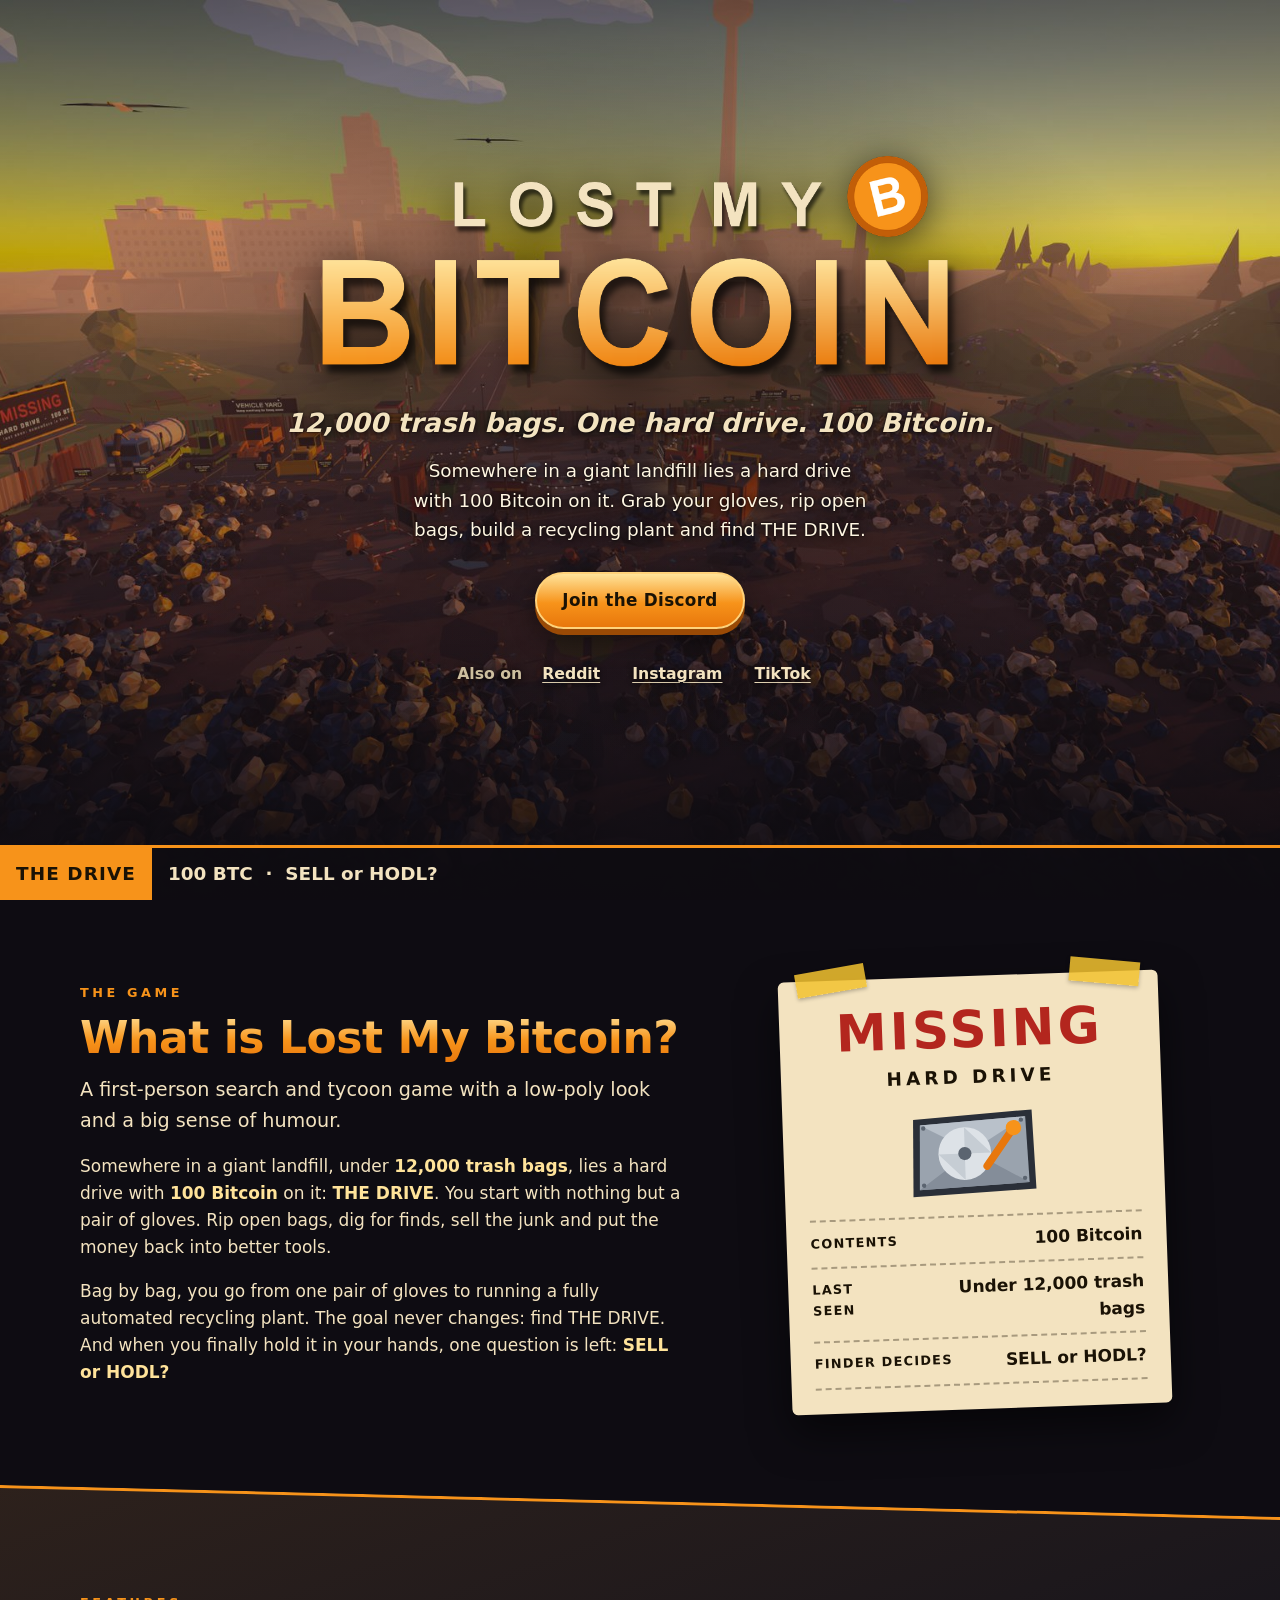
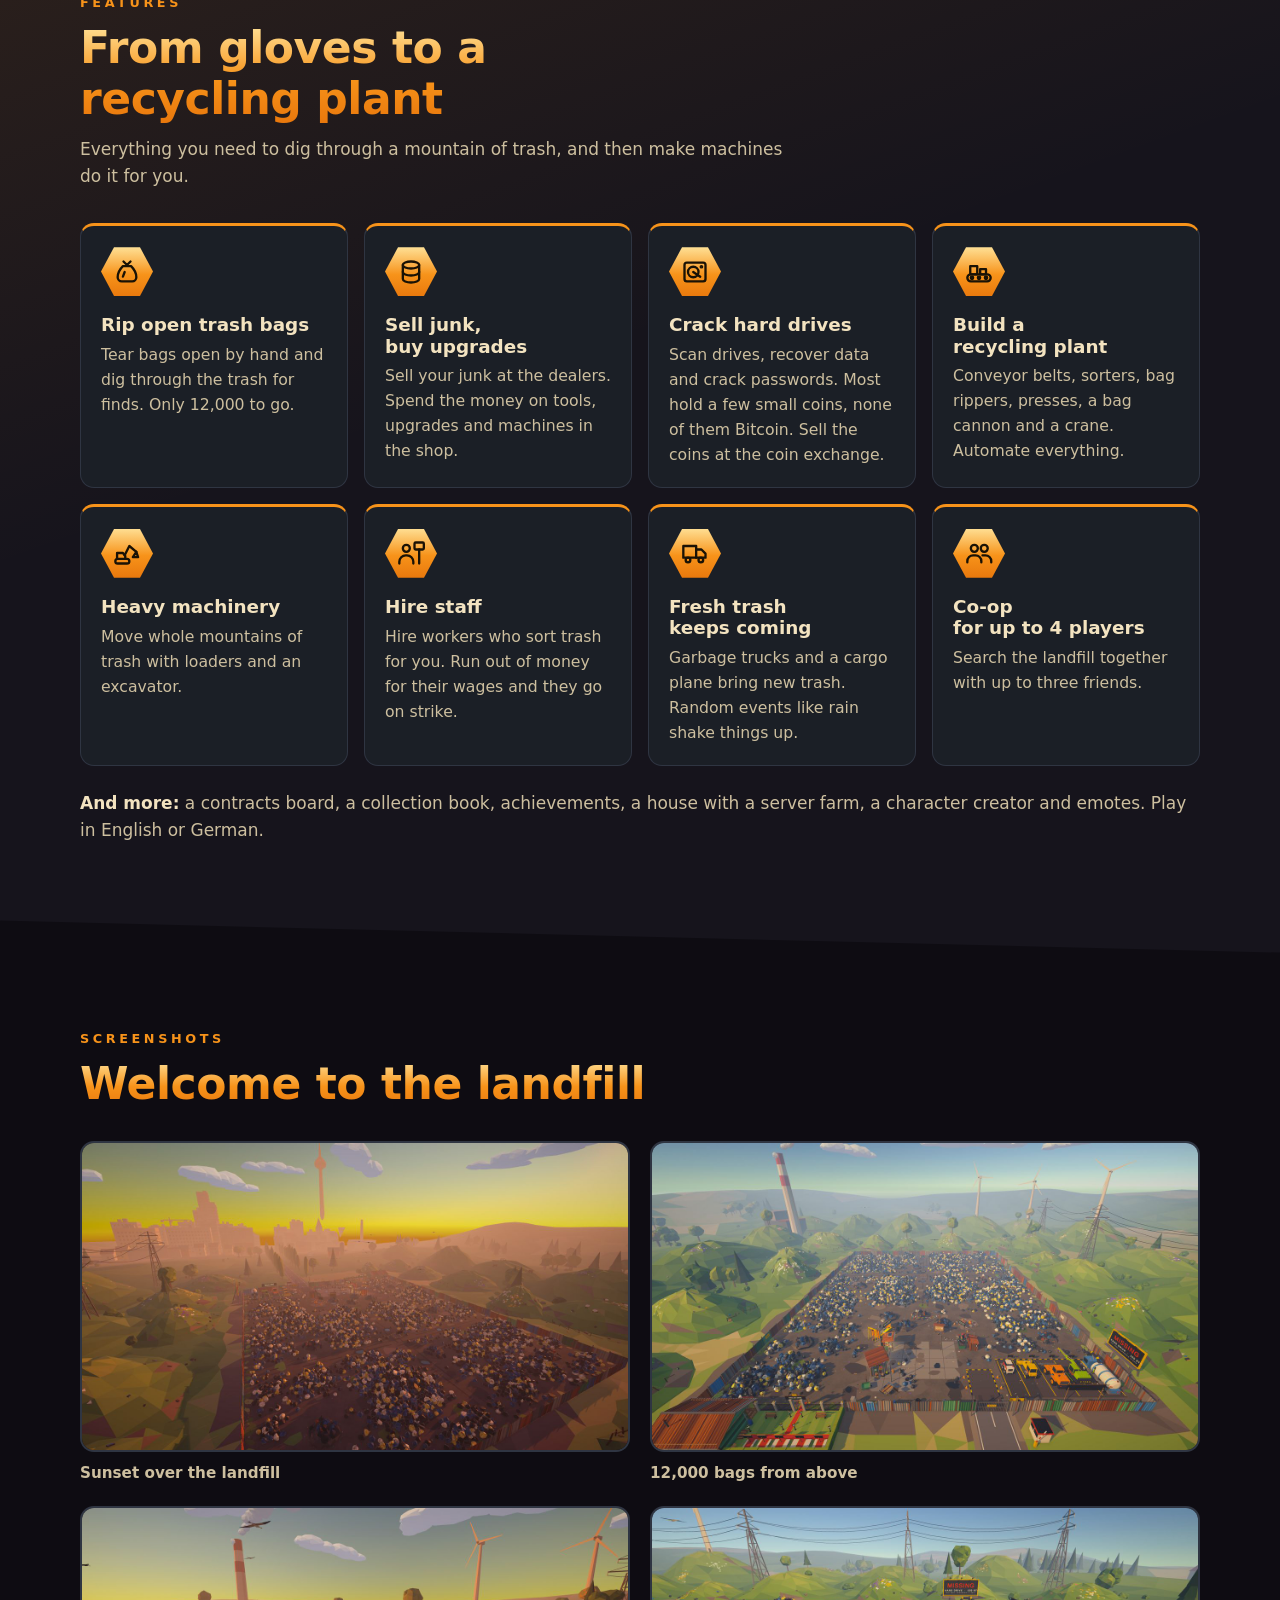
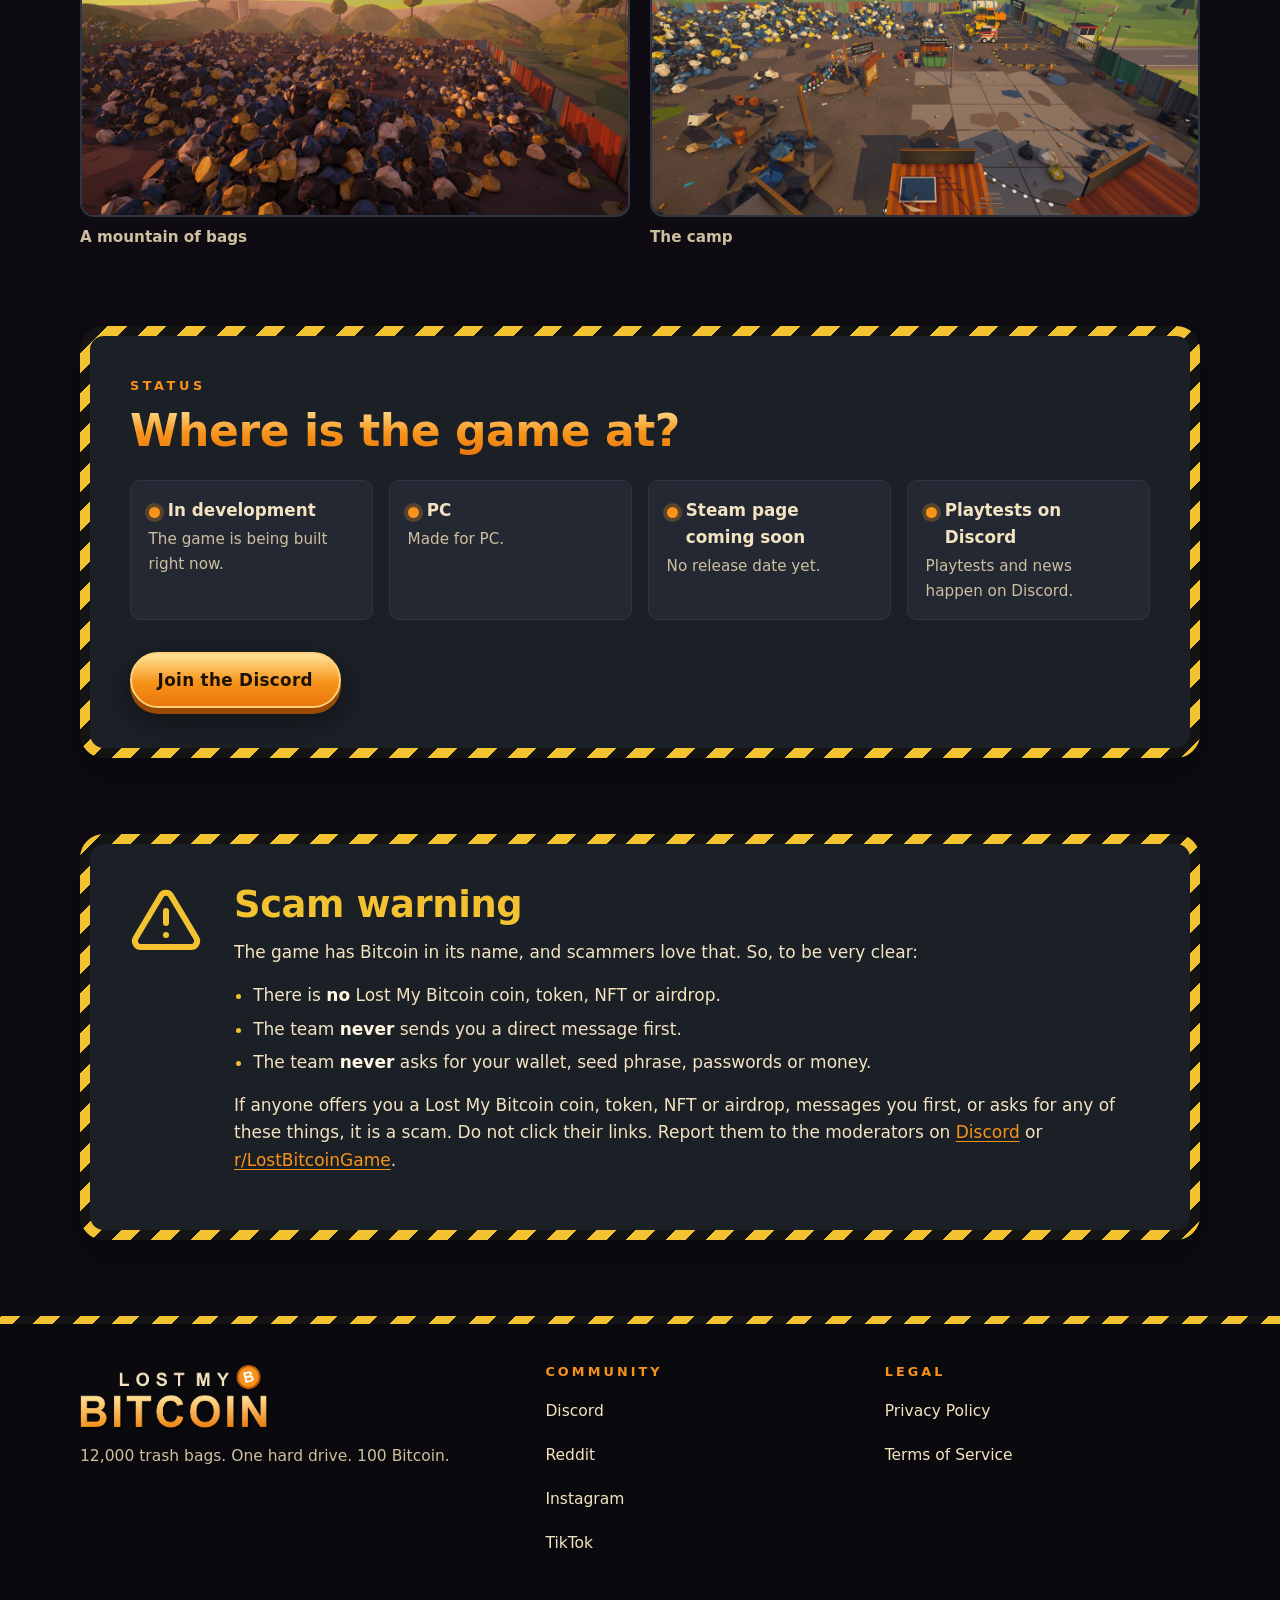
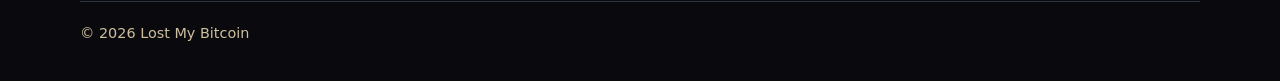
<file: index.html>
<!doctype html>
<html lang="en">
<head>
  <meta charset="utf-8">
  <meta name="viewport" content="width=device-width, initial-scale=1">
  <title>Lost My Bitcoin – 12,000 trash bags. One hard drive. 100 Bitcoin.</title>
  <meta name="description" content="Lost My Bitcoin is a first-person search and tycoon game. A hard drive with 100 Bitcoin lies somewhere in a landfill of 12,000 trash bags. Start with gloves, build a recycling plant, find THE DRIVE.">
  <link rel="canonical" href="https://twiceplaysiarne.github.io/lostmybitcoin/">
  <meta name="theme-color" content="#0e0c12">
  <meta name="color-scheme" content="dark">

  <meta property="og:type" content="website">
  <meta property="og:site_name" content="Lost My Bitcoin">
  <meta property="og:locale" content="en_US">
  <meta property="og:url" content="https://twiceplaysiarne.github.io/lostmybitcoin/">
  <meta property="og:title" content="Lost My Bitcoin">
  <meta property="og:description" content="12,000 trash bags. One hard drive. 100 Bitcoin. A first-person search and tycoon game, in development for PC.">
  <meta property="og:image" content="https://twiceplaysiarne.github.io/lostmybitcoin/assets/og.jpg">
  <meta property="og:image:width" content="1200">
  <meta property="og:image:height" content="630">
  <meta property="og:image:alt" content="The Lost My Bitcoin logo over a landfill full of trash bags at sunset">
  <meta name="twitter:card" content="summary_large_image">
  <meta name="twitter:title" content="Lost My Bitcoin">
  <meta name="twitter:description" content="12,000 trash bags. One hard drive. 100 Bitcoin. A first-person search and tycoon game, in development for PC.">
  <meta name="twitter:image" content="https://twiceplaysiarne.github.io/lostmybitcoin/assets/og.jpg">
  <meta name="twitter:image:alt" content="The Lost My Bitcoin logo over a landfill full of trash bags at sunset">

  <link rel="icon" type="image/png" sizes="32x32" href="assets/favicon-32.png">
  <link rel="icon" type="image/png" sizes="512x512" href="assets/icon-512.png">
  <link rel="apple-touch-icon" sizes="180x180" href="assets/apple-touch-icon.png">
  <link rel="preload" as="image" href="assets/hero.jpg">
  <link rel="stylesheet" href="style.css">
</head>
<body>
  <a class="skip" href="#main">Skip to content</a>

  <header class="hero">
    <div class="wrap hero-inner">
      <h1><img src="assets/logo.png" width="1022" height="360" alt="Lost My Bitcoin"></h1>
      <p class="tagline">12,000 trash bags. <span class="nowrap">One hard drive.</span> <span class="nowrap">100 Bitcoin.</span></p>
      <p class="pitch">Somewhere in a giant landfill lies a hard drive with 100&nbsp;Bitcoin on it. Grab your gloves, rip open bags, build a recycling plant and find THE DRIVE.</p>
      <a class="btn" href="https://discord.gg/CkHR3QNAt3">Join the Discord</a>
      <ul class="socials" aria-label="Lost My Bitcoin on social media">
        <li class="socials-label" aria-hidden="true">Also on</li>
        <li><a href="https://www.reddit.com/r/LostBitcoinGame/">Reddit</a></li>
        <li><a href="https://www.instagram.com/lost_my_bitcoin/">Instagram</a></li>
        <li><a href="https://www.tiktok.com/@lost_my_bitcoin">TikTok</a></li>
      </ul>
    </div>
    <p class="ticker"><span class="ticker-label">THE DRIVE<span class="visually-hidden">: </span></span><span class="ticker-text">100 BTC &nbsp;·&nbsp; SELL or HODL?</span></p>
  </header>

  <main id="main">
    <section class="section" aria-labelledby="about-title">
      <div class="wrap about">
        <div>
          <p class="eyebrow">The game</p>
          <h2 id="about-title" class="gold-text">What is Lost My Bitcoin?</h2>
          <p class="lead">A first-person search and tycoon game with a low-poly look and a big sense of humour.</p>
          <p>Somewhere in a giant landfill, under <strong>12,000 trash bags</strong>, lies a hard drive with <strong>100 Bitcoin</strong> on it: <strong>THE DRIVE</strong>. You start with nothing but a pair of gloves. Rip open bags, dig for finds, sell the junk and put the money back into better tools.</p>
          <p>Bag by bag, you go from one pair of gloves to running a fully automated recycling plant. The goal never changes: find THE DRIVE. And when you finally hold it in your hands, one question is left: <strong>SELL or HODL?</strong></p>
        </div>

        <aside class="poster" aria-label="Missing poster for THE DRIVE">
          <p class="poster-title">MISSING</p>
          <p class="poster-item">Hard drive</p>
          <svg class="poster-drive" viewBox="0 0 120 84" aria-hidden="true" focusable="false">
            <polygon points="6,10 114,4 116,76 4,80" fill="#2a2f38"/>
            <polygon points="12,15 108,10 110,70 10,74" fill="#9aa3ae"/>
            <polygon points="12,15 108,10 58,40" fill="#b9c1ca"/>
            <polygon points="10,74 110,70 58,40" fill="#848d99"/>
            <circle cx="52" cy="42" r="24" fill="#dde2e7"/>
            <polygon points="52,18 76,42 52,42" fill="#c6cdd4"/>
            <polygon points="28,42 52,66 52,42" fill="#c6cdd4"/>
            <circle cx="52" cy="42" r="6" fill="#5b6470"/>
            <path d="M97 20 L72 54" stroke="#e8770c" stroke-width="7" stroke-linecap="round"/>
            <circle cx="97" cy="20" r="7" fill="#f7931a"/>
            <circle cx="15" cy="18" r="2" fill="#5b6470"/>
            <circle cx="104" cy="13" r="2" fill="#5b6470"/>
            <circle cx="14" cy="70" r="2" fill="#5b6470"/>
            <circle cx="106" cy="66" r="2" fill="#5b6470"/>
          </svg>
          <dl>
            <div><dt>Contents</dt><dd>100 Bitcoin</dd></div>
            <div><dt>Last seen</dt><dd>Under 12,000 trash bags</dd></div>
            <div><dt>Finder decides</dt><dd>SELL or HODL?</dd></div>
          </dl>
        </aside>
      </div>
    </section>

    <section class="section section-alt" aria-labelledby="features-title">
      <div class="wrap">
        <div class="section-head">
          <p class="eyebrow">Features</p>
          <h2 id="features-title" class="gold-text">From gloves to a recycling plant</h2>
          <p class="muted">Everything you need to dig through a mountain of trash, and then make machines do it for you.</p>
        </div>

        <ul class="features">
          <li class="feature">
            <span class="icon" aria-hidden="true"><svg viewBox="0 0 24 24" fill="none" stroke="currentColor" stroke-width="2" stroke-linecap="round" stroke-linejoin="round"><path d="M9 3l3 3 3-3"/><path d="M8.5 7h7c3 3 4.5 6.5 4.5 9.5A3.5 3.5 0 0 1 16.5 20h-9A3.5 3.5 0 0 1 4 16.5C4 13.5 5.5 10 8.5 7z"/><path d="M10 12l-1.5 4"/></svg></span>
            <h3>Rip open trash bags</h3>
            <p>Tear bags open by hand and dig through the trash for finds. Only 12,000 to go.</p>
          </li>
          <li class="feature">
            <span class="icon" aria-hidden="true"><svg viewBox="0 0 24 24" fill="none" stroke="currentColor" stroke-width="2" stroke-linecap="round" stroke-linejoin="round"><ellipse cx="12" cy="6" rx="7" ry="3"/><path d="M5 6v6c0 1.7 3.1 3 7 3s7-1.3 7-3V6"/><path d="M5 12v6c0 1.7 3.1 3 7 3s7-1.3 7-3v-6"/></svg></span>
            <h3>Sell junk, buy upgrades</h3>
            <p>Sell your junk at the dealers. Spend the money on tools, upgrades and machines in the shop.</p>
          </li>
          <li class="feature">
            <span class="icon" aria-hidden="true"><svg viewBox="0 0 24 24" fill="none" stroke="currentColor" stroke-width="2" stroke-linecap="round" stroke-linejoin="round"><rect x="3" y="4" width="18" height="16" rx="2"/><circle cx="10.5" cy="12" r="4.5"/><path d="M10.5 12l6 4"/><circle cx="17.5" cy="7.5" r="0.6" fill="currentColor"/></svg></span>
            <h3>Crack hard drives</h3>
            <p>Scan drives, recover data and crack passwords. Most hold a few small coins, none of them Bitcoin. Sell the coins at the coin exchange.</p>
          </li>
          <li class="feature">
            <span class="icon" aria-hidden="true"><svg viewBox="0 0 24 24" fill="none" stroke="currentColor" stroke-width="2" stroke-linecap="round" stroke-linejoin="round"><rect x="2" y="14" width="20" height="6" rx="3"/><circle cx="6" cy="17" r="1"/><circle cx="12" cy="17" r="1"/><circle cx="18" cy="17" r="1"/><rect x="4.5" y="7" width="6" height="7"/><rect x="13" y="9.5" width="5" height="4.5"/></svg></span>
            <h3>Build a recycling plant</h3>
            <p>Conveyor belts, sorters, bag rippers, presses, a bag cannon and a crane. Automate everything.</p>
          </li>
          <li class="feature">
            <span class="icon" aria-hidden="true"><svg viewBox="0 0 24 24" fill="none" stroke="currentColor" stroke-width="2" stroke-linecap="round" stroke-linejoin="round"><rect x="2" y="17" width="12" height="4" rx="2"/><path d="M3.5 17v-5h5l2 2.5V17"/><path d="M10 14l4-8 6 5"/><path d="M20 11l1.5 4.5h-4.5z"/></svg></span>
            <h3>Heavy machinery</h3>
            <p>Move whole mountains of trash with loaders and an excavator.</p>
          </li>
          <li class="feature">
            <span class="icon" aria-hidden="true"><svg viewBox="0 0 24 24" fill="none" stroke="currentColor" stroke-width="2" stroke-linecap="round" stroke-linejoin="round"><circle cx="8" cy="8" r="3"/><path d="M2 21v-1.5A5.5 5.5 0 0 1 7.5 14h1a5.5 5.5 0 0 1 5.5 5.5V21"/><path d="M19 9v12"/><rect x="15" y="3" width="8" height="6" rx="1"/></svg></span>
            <h3>Hire staff</h3>
            <p>Hire workers who sort trash for you. Run out of money for their wages and they go on strike.</p>
          </li>
          <li class="feature">
            <span class="icon" aria-hidden="true"><svg viewBox="0 0 24 24" fill="none" stroke="currentColor" stroke-width="2" stroke-linecap="round" stroke-linejoin="round"><path d="M2 6h11v10H2z"/><path d="M13 9h4.5l3.5 3.5V16h-8"/><circle cx="6" cy="18" r="2"/><circle cx="17" cy="18" r="2"/></svg></span>
            <h3>Fresh trash keeps coming</h3>
            <p>Garbage trucks and a cargo plane bring new trash. Random events like rain shake things up.</p>
          </li>
          <li class="feature">
            <span class="icon" aria-hidden="true"><svg viewBox="0 0 24 24" fill="none" stroke="currentColor" stroke-width="2" stroke-linecap="round" stroke-linejoin="round"><circle cx="8" cy="8" r="3"/><circle cx="16.5" cy="8" r="3"/><path d="M2 20v-1a5 5 0 0 1 5-5h2a5 5 0 0 1 5 5v1"/><path d="M15 14h2.5a5 5 0 0 1 5 5v1"/></svg></span>
            <h3>Co-op for <span class="nowrap">up to 4 players</span></h3>
            <p>Search the landfill together with up to three friends.</p>
          </li>
        </ul>

        <p class="extras"><strong>And more:</strong> a contracts board, a collection book, achievements, a house with a server farm, a character creator and emotes. Play in English or German.</p>
      </div>
    </section>

    <section class="section" aria-labelledby="gallery-title">
      <div class="wrap">
        <div class="section-head">
          <p class="eyebrow">Screenshots</p>
          <h2 id="gallery-title" class="gold-text">Welcome to the landfill</h2>
        </div>
        <ul class="gallery">
          <li>
            <figure class="shot">
              <a href="assets/gallery_1.jpg"><img src="assets/gallery_1.jpg" width="1280" height="720" loading="lazy" decoding="async" alt="The landfill at sunset, the town and the TV tower behind it"></a>
              <figcaption>Sunset over the landfill</figcaption>
            </figure>
          </li>
          <li>
            <figure class="shot">
              <a href="assets/gallery_2.jpg"><img src="assets/gallery_2.jpg" width="1280" height="720" loading="lazy" decoding="async" alt="The whole landfill from above: 12,000 trash bags behind a fence, the camp in front"></a>
              <figcaption>12,000 bags from above</figcaption>
            </figure>
          </li>
          <li>
            <figure class="shot">
              <a href="assets/gallery_3.jpg"><img src="assets/gallery_3.jpg" width="1280" height="720" loading="lazy" decoding="async" alt="A mountain of colourful trash bags up close at sunset"></a>
              <figcaption>A mountain of bags</figcaption>
            </figure>
          </li>
          <li>
            <figure class="shot">
              <a href="assets/gallery_4.jpg"><img src="assets/gallery_4.jpg" width="1280" height="720" loading="lazy" decoding="async" alt="The camp with the dealers, the scanner hut and the vehicle yard"></a>
              <figcaption>The camp</figcaption>
            </figure>
          </li>
        </ul>
      </div>
    </section>

    <section class="section section-tight" aria-labelledby="status-title">
      <div class="wrap">
        <div class="hazard-frame">
          <div class="hazard-inner">
            <p class="eyebrow">Status</p>
            <h2 id="status-title" class="gold-text">Where is the game at?</h2>
            <ul class="status-grid">
              <li><strong><span class="dot dot-live" aria-hidden="true"></span>In development</strong><span>The game is being built right now.</span></li>
              <li><strong><span class="dot" aria-hidden="true"></span>PC</strong><span>Made for PC.</span></li>
              <li><strong><span class="dot" aria-hidden="true"></span>Steam page coming soon</strong><span>No release date yet.</span></li>
              <li><strong><span class="dot" aria-hidden="true"></span>Playtests on Discord</strong><span>Playtests and news happen on Discord.</span></li>
            </ul>
            <a class="btn" href="https://discord.gg/CkHR3QNAt3">Join the Discord</a>
          </div>
        </div>
      </div>
    </section>

    <section class="section section-tight" aria-labelledby="scam-title">
      <div class="wrap">
        <div class="hazard-frame">
          <div class="hazard-inner warning">
            <svg class="warning-icon" viewBox="0 0 24 24" fill="none" stroke="currentColor" stroke-width="2" stroke-linecap="round" stroke-linejoin="round" aria-hidden="true" focusable="false"><path d="M10.3 3.9L1.9 18a2 2 0 0 0 1.7 3h16.8a2 2 0 0 0 1.7-3L13.7 3.9a2 2 0 0 0-3.4 0z"/><path d="M12 9v4"/><path d="M12 17h.01"/></svg>
            <div>
              <h2 id="scam-title">Scam warning</h2>
              <p>The game has Bitcoin in its name, and scammers love that. So, to be very clear:</p>
              <ul>
                <li>There is <strong>no</strong> Lost My Bitcoin coin, token, NFT or airdrop.</li>
                <li>The team <strong>never</strong> sends you a direct message first.</li>
                <li>The team <strong>never</strong> asks for your wallet, seed phrase, passwords or money.</li>
              </ul>
              <p>If anyone offers you a Lost My Bitcoin coin, token, NFT or airdrop, messages you first, or asks for any of these things, it is a scam. Do not click their links. Report them to the moderators on <a href="https://discord.gg/CkHR3QNAt3">Discord</a> or <a href="https://www.reddit.com/r/LostBitcoinGame/">r/LostBitcoinGame</a>.</p>
            </div>
          </div>
        </div>
      </div>
    </section>
  </main>

  <footer class="site-footer">
    <div class="wrap">
      <div class="footer-grid">
        <div class="footer-brand">
          <a class="footer-logo" href="index.html"><img src="assets/logo.png" width="1022" height="360" alt="Lost My Bitcoin – home"></a>
          <p class="muted">12,000 trash bags. <span class="nowrap">One hard drive.</span> <span class="nowrap">100 Bitcoin.</span></p>
        </div>
        <nav aria-labelledby="footer-community">
          <h2 id="footer-community">Community</h2>
          <ul>
            <li><a href="https://discord.gg/CkHR3QNAt3">Discord</a></li>
            <li><a href="https://www.reddit.com/r/LostBitcoinGame/">Reddit</a></li>
            <li><a href="https://www.instagram.com/lost_my_bitcoin/">Instagram</a></li>
            <li><a href="https://www.tiktok.com/@lost_my_bitcoin">TikTok</a></li>
          </ul>
        </nav>
        <nav aria-labelledby="footer-legal">
          <h2 id="footer-legal">Legal</h2>
          <ul>
            <li><a href="privacy.html">Privacy Policy</a></li>
            <li><a href="terms.html">Terms of Service</a></li>
          </ul>
        </nav>
      </div>
      <p class="copyright">&copy; 2026 Lost My Bitcoin</p>
    </div>
  </footer>
</body>
</html>
</file>
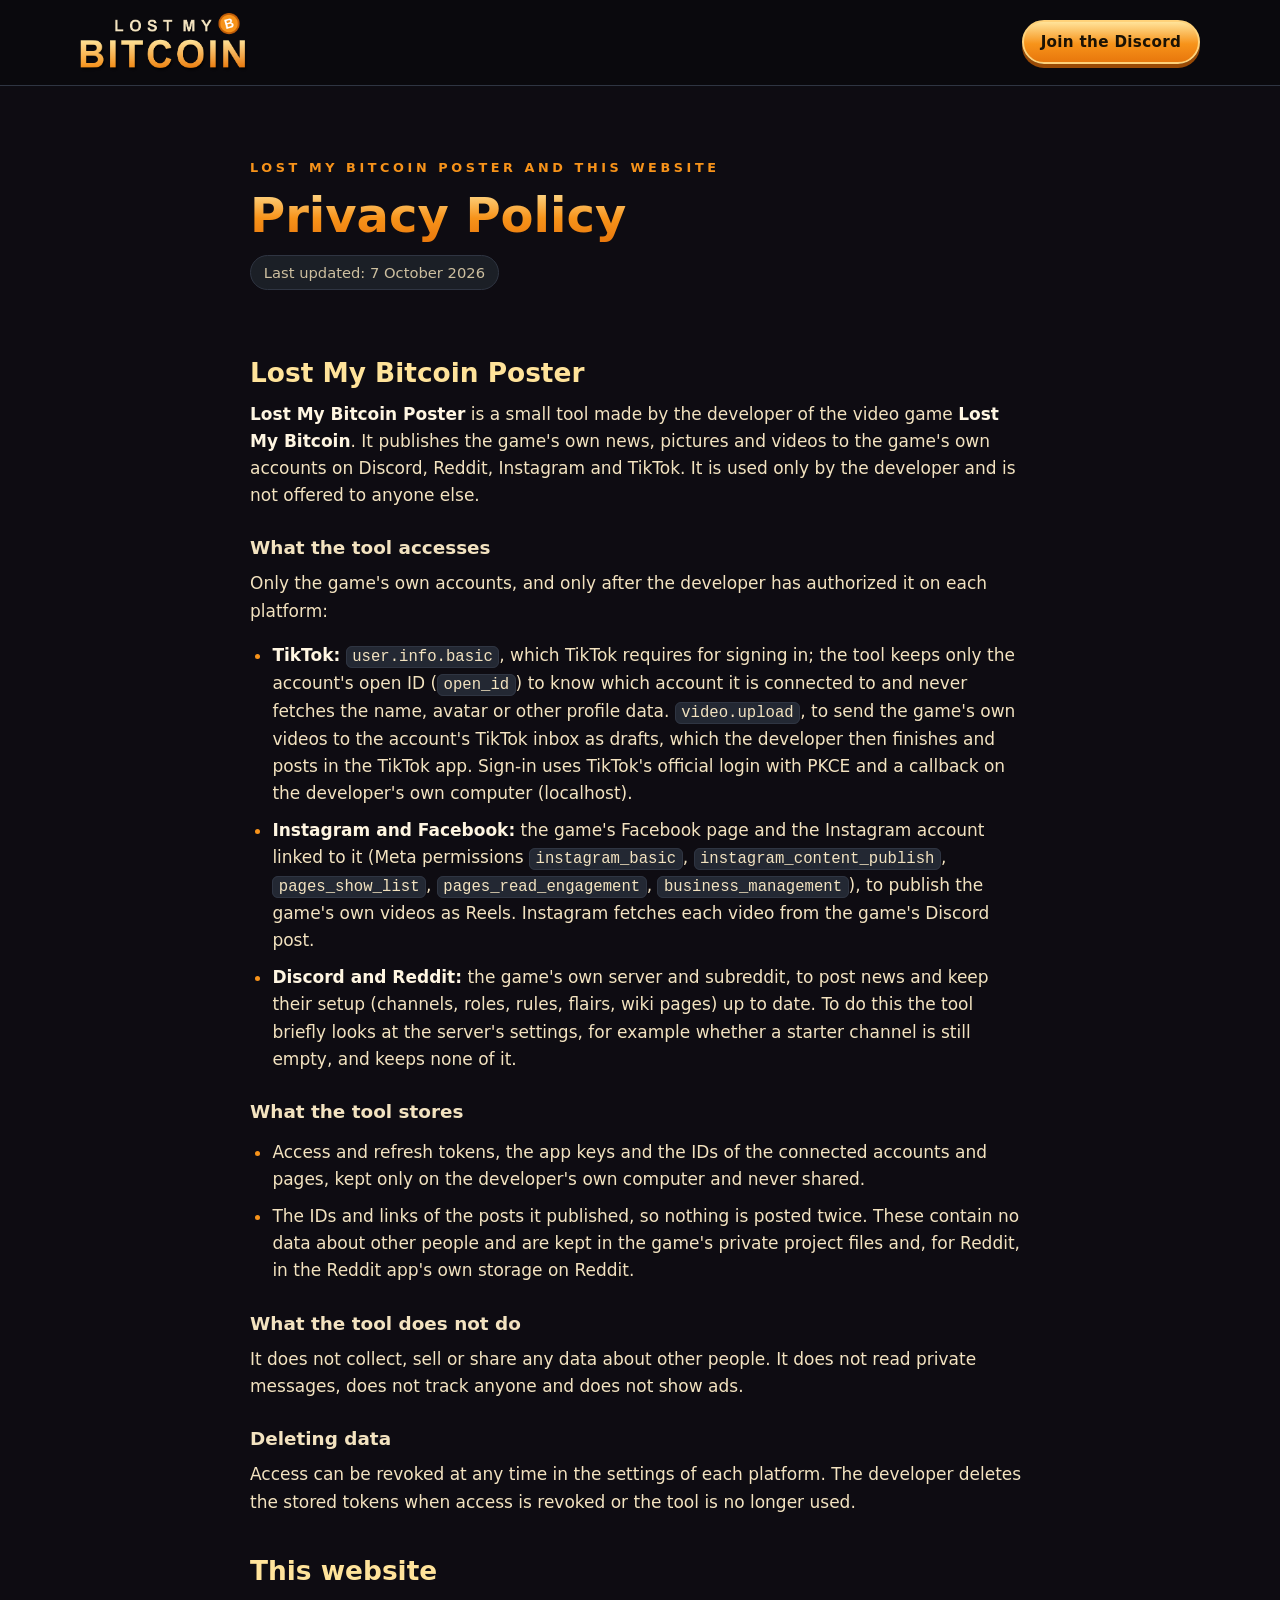
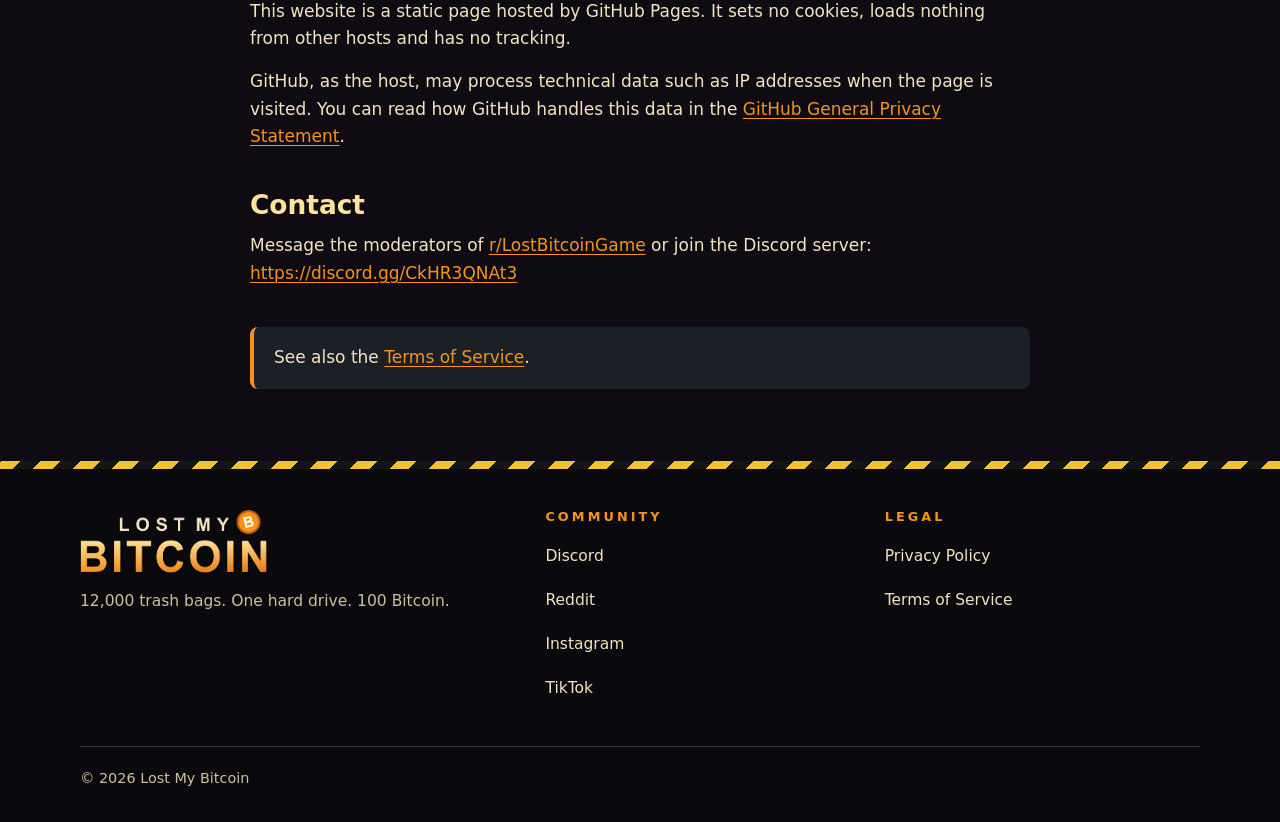
<file: privacy.html>
<!doctype html>
<html lang="en">
<head>
  <meta charset="utf-8">
  <meta name="viewport" content="width=device-width, initial-scale=1">
  <title>Privacy Policy – Lost My Bitcoin</title>
  <meta name="description" content="Privacy Policy for Lost My Bitcoin Poster, the developer's posting tool, and for this website.">
  <link rel="canonical" href="https://twiceplaysiarne.github.io/lostmybitcoin/privacy.html">
  <meta name="theme-color" content="#0e0c12">
  <meta name="color-scheme" content="dark">
  <meta property="og:type" content="website">
  <meta property="og:site_name" content="Lost My Bitcoin">
  <meta property="og:url" content="https://twiceplaysiarne.github.io/lostmybitcoin/privacy.html">
  <meta property="og:title" content="Privacy Policy – Lost My Bitcoin">
  <meta property="og:description" content="Privacy Policy for Lost My Bitcoin Poster and this website.">
  <meta property="og:image" content="https://twiceplaysiarne.github.io/lostmybitcoin/assets/og.jpg">
  <meta name="twitter:card" content="summary_large_image">
  <link rel="icon" type="image/png" sizes="32x32" href="assets/favicon-32.png">
  <link rel="icon" type="image/png" sizes="512x512" href="assets/icon-512.png">
  <link rel="apple-touch-icon" sizes="180x180" href="assets/apple-touch-icon.png">
  <link rel="stylesheet" href="style.css">
</head>
<body>
  <a class="skip" href="#main">Skip to content</a>

  <header class="topbar">
    <div class="wrap">
      <a class="topbar-home" href="index.html"><img src="assets/logo.png" width="1022" height="360" alt="Lost My Bitcoin – home"></a>
      <a class="btn btn-small" href="https://discord.gg/CkHR3QNAt3">Join the Discord</a>
    </div>
  </header>

  <main id="main" class="legal">
    <div class="wrap">
      <p class="eyebrow">Lost My Bitcoin Poster and this website</p>
      <h1 class="gold-text">Privacy Policy</h1>
      <p class="updated">Last updated: 7 October 2026</p>

      <h2>Lost My Bitcoin Poster</h2>
      <p><strong>Lost My Bitcoin Poster</strong> is a small tool made by the developer of the video game <strong>Lost My Bitcoin</strong>. It publishes the game's own news, pictures and videos to the game's own accounts on Discord, Reddit, Instagram and TikTok. It is used only by the developer and is not offered to anyone else.</p>

      <h3>What the tool accesses</h3>
      <p>Only the game's own accounts, and only after the developer has authorized it on each platform:</p>
      <ul>
        <li><strong>TikTok:</strong> <code>user.info.basic</code>, which TikTok requires for signing in; the tool keeps only the account's open ID (<code>open_id</code>) to know which account it is connected to and never fetches the name, avatar or other profile data. <code>video.upload</code>, to send the game's own videos to the account's TikTok inbox as drafts, which the developer then finishes and posts in the TikTok app. Sign-in uses TikTok's official login with PKCE and a callback on the developer's own computer (localhost).</li>
        <li><strong>Instagram and Facebook:</strong> the game's Facebook page and the Instagram account linked to it (Meta permissions <code>instagram_basic</code>, <code>instagram_content_publish</code>, <code>pages_show_list</code>, <code>pages_read_engagement</code>, <code>business_management</code>), to publish the game's own videos as Reels. Instagram fetches each video from the game's Discord post.</li>
        <li><strong>Discord and Reddit:</strong> the game's own server and subreddit, to post news and keep their setup (channels, roles, rules, flairs, wiki pages) up to date. To do this the tool briefly looks at the server's settings, for example whether a starter channel is still empty, and keeps none of it.</li>
      </ul>

      <h3>What the tool stores</h3>
      <ul>
        <li>Access and refresh tokens, the app keys and the IDs of the connected accounts and pages, kept only on the developer's own computer and never shared.</li>
        <li>The IDs and links of the posts it published, so nothing is posted twice. These contain no data about other people and are kept in the game's private project files and, for Reddit, in the Reddit app's own storage on Reddit.</li>
      </ul>

      <h3>What the tool does not do</h3>
      <p>It does not collect, sell or share any data about other people. It does not read private messages, does not track anyone and does not show ads.</p>

      <h3>Deleting data</h3>
      <p>Access can be revoked at any time in the settings of each platform. The developer deletes the stored tokens when access is revoked or the tool is no longer used.</p>

      <h2>This website</h2>
      <p>This website is a static page hosted by GitHub Pages. It sets no cookies, loads nothing from other hosts and has no tracking.</p>
      <p>GitHub, as the host, may process technical data such as IP addresses when the page is visited. You can read how GitHub handles this data in the <a href="https://docs.github.com/site-policy/privacy-policies/github-general-privacy-statement">GitHub General Privacy Statement</a>.</p>

      <h2>Contact</h2>
      <p>Message the moderators of <a href="https://www.reddit.com/r/LostBitcoinGame/">r/LostBitcoinGame</a> or join the Discord server: <a href="https://discord.gg/CkHR3QNAt3">https://discord.gg/CkHR3QNAt3</a></p>

      <div class="note">
        <p>See also the <a href="terms.html">Terms of Service</a>.</p>
      </div>
    </div>
  </main>

  <footer class="site-footer">
    <div class="wrap">
      <div class="footer-grid">
        <div class="footer-brand">
          <a class="footer-logo" href="index.html"><img src="assets/logo.png" width="1022" height="360" alt="Lost My Bitcoin – home"></a>
          <p class="muted">12,000 trash bags. <span class="nowrap">One hard drive.</span> <span class="nowrap">100 Bitcoin.</span></p>
        </div>
        <nav aria-labelledby="footer-community">
          <h2 id="footer-community">Community</h2>
          <ul>
            <li><a href="https://discord.gg/CkHR3QNAt3">Discord</a></li>
            <li><a href="https://www.reddit.com/r/LostBitcoinGame/">Reddit</a></li>
            <li><a href="https://www.instagram.com/lost_my_bitcoin/">Instagram</a></li>
            <li><a href="https://www.tiktok.com/@lost_my_bitcoin">TikTok</a></li>
          </ul>
        </nav>
        <nav aria-labelledby="footer-legal">
          <h2 id="footer-legal">Legal</h2>
          <ul>
            <li><a href="privacy.html" aria-current="page">Privacy Policy</a></li>
            <li><a href="terms.html">Terms of Service</a></li>
          </ul>
        </nav>
      </div>
      <p class="copyright">&copy; 2026 Lost My Bitcoin</p>
    </div>
  </footer>
</body>
</html>
</file>
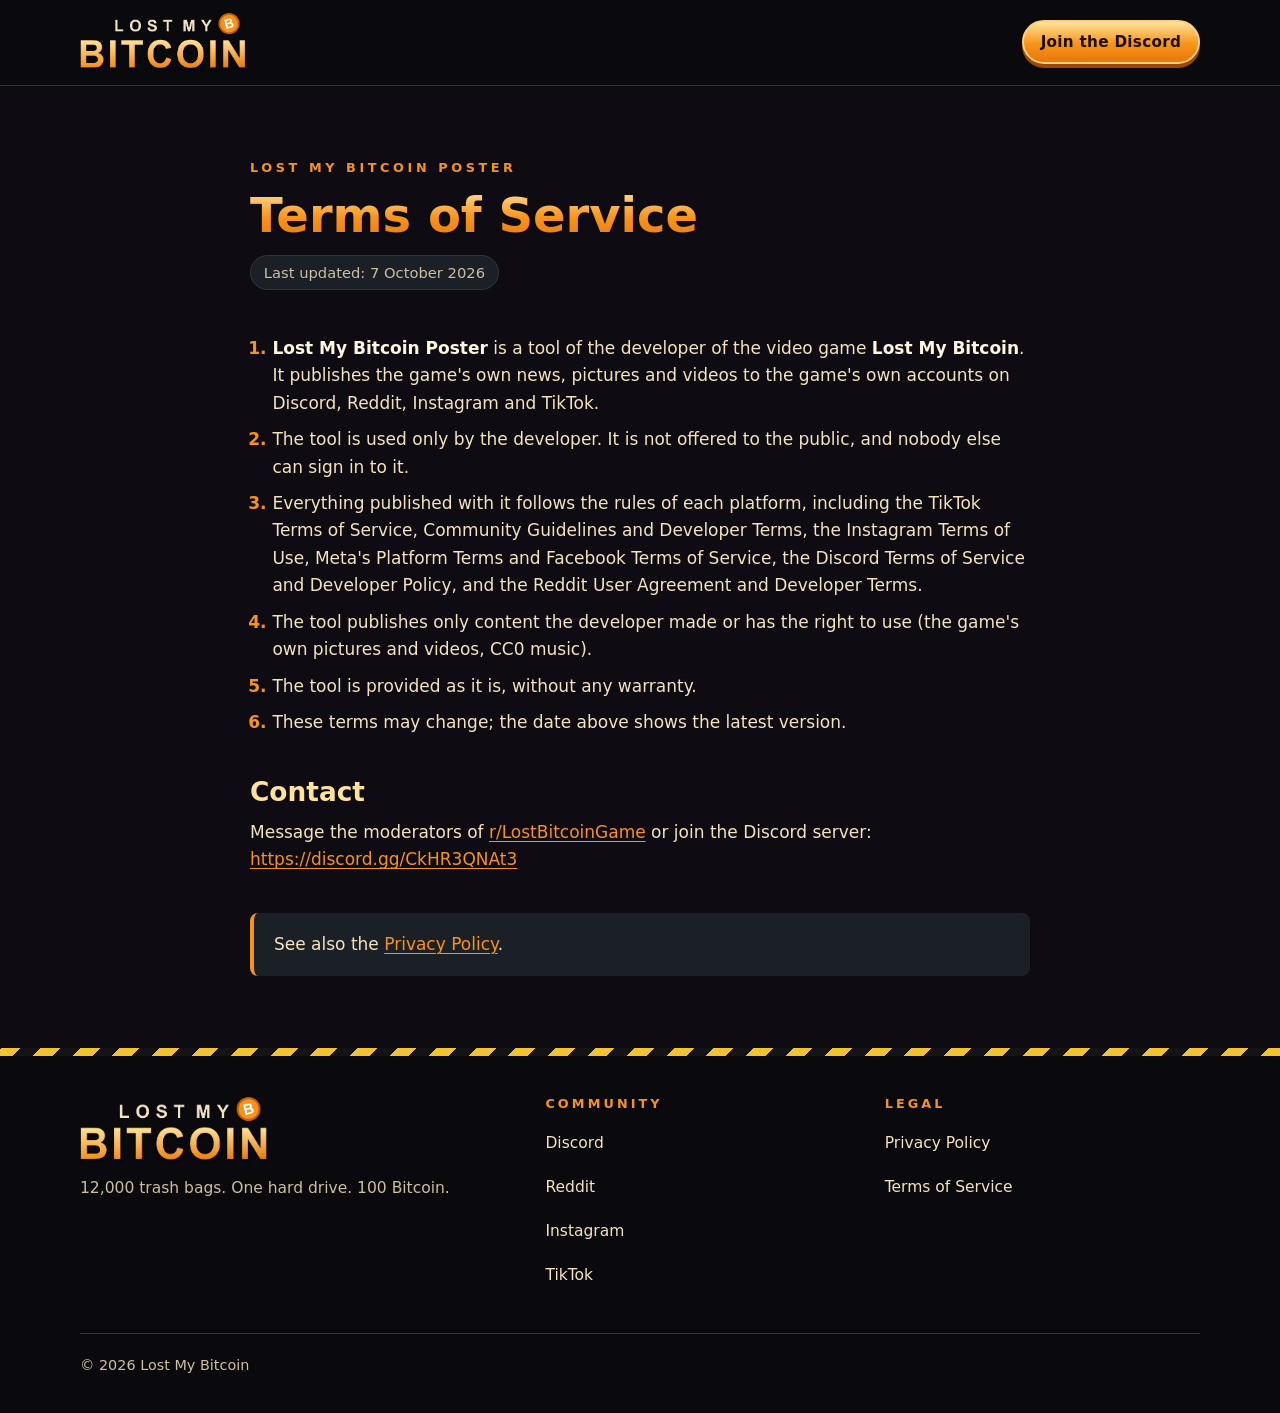
<file: terms.html>
<!doctype html>
<html lang="en">
<head>
  <meta charset="utf-8">
  <meta name="viewport" content="width=device-width, initial-scale=1">
  <title>Terms of Service – Lost My Bitcoin</title>
  <meta name="description" content="Terms of Service for Lost My Bitcoin Poster, the developer's posting tool for the game's own accounts.">
  <link rel="canonical" href="https://twiceplaysiarne.github.io/lostmybitcoin/terms.html">
  <meta name="theme-color" content="#0e0c12">
  <meta name="color-scheme" content="dark">
  <meta property="og:type" content="website">
  <meta property="og:site_name" content="Lost My Bitcoin">
  <meta property="og:url" content="https://twiceplaysiarne.github.io/lostmybitcoin/terms.html">
  <meta property="og:title" content="Terms of Service – Lost My Bitcoin">
  <meta property="og:description" content="Terms of Service for Lost My Bitcoin Poster.">
  <meta property="og:image" content="https://twiceplaysiarne.github.io/lostmybitcoin/assets/og.jpg">
  <meta name="twitter:card" content="summary_large_image">
  <link rel="icon" type="image/png" sizes="32x32" href="assets/favicon-32.png">
  <link rel="icon" type="image/png" sizes="512x512" href="assets/icon-512.png">
  <link rel="apple-touch-icon" sizes="180x180" href="assets/apple-touch-icon.png">
  <link rel="stylesheet" href="style.css">
</head>
<body>
  <a class="skip" href="#main">Skip to content</a>

  <header class="topbar">
    <div class="wrap">
      <a class="topbar-home" href="index.html"><img src="assets/logo.png" width="1022" height="360" alt="Lost My Bitcoin – home"></a>
      <a class="btn btn-small" href="https://discord.gg/CkHR3QNAt3">Join the Discord</a>
    </div>
  </header>

  <main id="main" class="legal">
    <div class="wrap">
      <p class="eyebrow">Lost My Bitcoin Poster</p>
      <h1 class="gold-text">Terms of Service</h1>
      <p class="updated">Last updated: 7 October 2026</p>

      <ol>
        <li><strong>Lost My Bitcoin Poster</strong> is a tool of the developer of the video game <strong>Lost My Bitcoin</strong>. It publishes the game's own news, pictures and videos to the game's own accounts on Discord, Reddit, Instagram and TikTok.</li>
        <li>The tool is used only by the developer. It is not offered to the public, and nobody else can sign in to it.</li>
        <li>Everything published with it follows the rules of each platform, including the TikTok Terms of Service, Community Guidelines and Developer Terms, the Instagram Terms of Use, Meta's Platform Terms and Facebook Terms of Service, the Discord Terms of Service and Developer Policy, and the Reddit User Agreement and Developer Terms.</li>
        <li>The tool publishes only content the developer made or has the right to use (the game's own pictures and videos, CC0 music).</li>
        <li>The tool is provided as it is, without any warranty.</li>
        <li>These terms may change; the date above shows the latest version.</li>
      </ol>

      <h2>Contact</h2>
      <p>Message the moderators of <a href="https://www.reddit.com/r/LostBitcoinGame/">r/LostBitcoinGame</a> or join the Discord server: <a href="https://discord.gg/CkHR3QNAt3">https://discord.gg/CkHR3QNAt3</a></p>

      <div class="note">
        <p>See also the <a href="privacy.html">Privacy Policy</a>.</p>
      </div>
    </div>
  </main>

  <footer class="site-footer">
    <div class="wrap">
      <div class="footer-grid">
        <div class="footer-brand">
          <a class="footer-logo" href="index.html"><img src="assets/logo.png" width="1022" height="360" alt="Lost My Bitcoin – home"></a>
          <p class="muted">12,000 trash bags. <span class="nowrap">One hard drive.</span> <span class="nowrap">100 Bitcoin.</span></p>
        </div>
        <nav aria-labelledby="footer-community">
          <h2 id="footer-community">Community</h2>
          <ul>
            <li><a href="https://discord.gg/CkHR3QNAt3">Discord</a></li>
            <li><a href="https://www.reddit.com/r/LostBitcoinGame/">Reddit</a></li>
            <li><a href="https://www.instagram.com/lost_my_bitcoin/">Instagram</a></li>
            <li><a href="https://www.tiktok.com/@lost_my_bitcoin">TikTok</a></li>
          </ul>
        </nav>
        <nav aria-labelledby="footer-legal">
          <h2 id="footer-legal">Legal</h2>
          <ul>
            <li><a href="privacy.html">Privacy Policy</a></li>
            <li><a href="terms.html" aria-current="page">Terms of Service</a></li>
          </ul>
        </nav>
      </div>
      <p class="copyright">&copy; 2026 Lost My Bitcoin</p>
    </div>
  </footer>
</body>
</html>
</file>
<file: style.css>
/* Lost My Bitcoin - website styles. One file, system fonts, no external requests. */

:root {
  --cream: #f3e3c0;
  --cream-dim: #cdbf9f;
  --orange: #f7931a;
  --gold-1: #ffe39a;
  --gold-2: #f7931a;
  --gold-3: #e8770c;
  --night: #0e0c12;
  --night-2: #0a090d;
  --panel: #1b1f26;
  --panel-2: #232833;
  --band: #16141c;
  --line: #2f3542;
  --stripe-y: #f2c230;
  --stripe-k: #141414;
  --ink: #1a1205;
  --red: #b3261e;

  --gold: linear-gradient(180deg, var(--gold-1) 0%, var(--gold-2) 55%, var(--gold-3) 100%);
  --hazard: repeating-linear-gradient(-45deg, var(--stripe-y) 0 14px, var(--stripe-k) 14px 28px);
  --radius: 14px;
  --font: "Segoe UI", system-ui, -apple-system, Roboto, "Helvetica Neue", Arial, sans-serif;
  --font-head: "Segoe UI Black", "Arial Black", "Segoe UI", system-ui, -apple-system, Roboto, Arial, sans-serif;

  color-scheme: dark;
}

/* ---------- Base ---------- */

*,
*::before,
*::after {
  box-sizing: border-box;
}

html {
  -webkit-text-size-adjust: 100%;
  text-size-adjust: 100%;
  scroll-behavior: smooth;
}

body {
  display: flex;
  flex-direction: column;
  min-height: 100vh;
  margin: 0;
  background: var(--night);
  color: var(--cream);
  font-family: var(--font);
  font-size: 1.0625rem;
  line-height: 1.6;
  overflow-x: hidden;
}

img,
svg {
  max-width: 100%;
}

img {
  height: auto;
}

a {
  color: var(--orange);
  text-underline-offset: 0.18em;
  text-decoration-thickness: 0.08em;
}

a:hover {
  color: var(--gold-1);
}

:focus-visible {
  outline: 3px solid var(--gold-1);
  outline-offset: 3px;
  border-radius: 4px;
}

h1,
h2,
h3 {
  line-height: 1.15;
  margin: 0 0 0.75rem;
  text-wrap: balance;
}

h2 {
  font-family: var(--font-head);
  font-weight: 900;
  font-size: clamp(1.75rem, 5vw, 2.75rem);
  letter-spacing: -0.01em;
}

h3 {
  font-weight: 800;
  font-size: 1.15rem;
}

p {
  margin: 0 0 1rem;
}

code {
  font-family: Consolas, "Cascadia Mono", Menlo, monospace;
  font-size: 0.92em;
  background: var(--panel-2);
  border: 1px solid var(--line);
  border-radius: 6px;
  padding: 0.05em 0.35em;
}

.wrap {
  width: min(1120px, 100% - 32px);
  margin-inline: auto;
}

main {
  flex: 1 0 auto;
}

.skip {
  position: absolute;
  left: 16px;
  top: -100px;
  z-index: 10;
  background: var(--gold-1);
  color: var(--ink);
  font-weight: 800;
  padding: 0.6rem 1rem;
  border-radius: 8px;
  text-decoration: none;
}

.skip:focus {
  top: 16px;
}

.visually-hidden {
  position: absolute;
  width: 1px;
  height: 1px;
  margin: -1px;
  overflow: hidden;
  clip: rect(0 0 0 0);
  white-space: nowrap;
  border: 0;
}

/* Keeps a short sentence on one line (the tagline breaks between sentences only). */
.nowrap {
  white-space: nowrap;
}

/* Gold gradient text like the logo (falls back to plain orange). */
.gold-text {
  color: var(--orange);
}

@supports ((-webkit-background-clip: text) or (background-clip: text)) {
  .gold-text {
    background: var(--gold);
    -webkit-background-clip: text;
    background-clip: text;
    color: transparent;
  }
}

.eyebrow {
  margin: 0 0 0.6rem;
  font-size: 0.8rem;
  font-weight: 800;
  letter-spacing: 0.28em;
  text-transform: uppercase;
  color: var(--orange);
}

.lead {
  font-size: clamp(1.05rem, 2.2vw, 1.2rem);
  color: var(--cream);
}

.muted {
  color: var(--cream-dim);
}

/* ---------- Buttons ---------- */

.btn {
  display: inline-flex;
  align-items: center;
  justify-content: center;
  gap: 0.55rem;
  min-height: 48px;
  padding: 0.8rem 1.6rem;
  border-radius: 999px;
  background: var(--gold);
  color: var(--ink);
  font-weight: 900;
  font-size: 1.05rem;
  letter-spacing: 0.02em;
  text-decoration: none;
  border: 2px solid #ffd27a;
  box-shadow: 0 6px 0 #9a4a05, 0 12px 26px rgba(0, 0, 0, 0.45);
  transition: transform 0.15s ease, box-shadow 0.15s ease;
}

.btn:hover {
  color: var(--ink);
  transform: translateY(-2px);
  box-shadow: 0 8px 0 #9a4a05, 0 16px 30px rgba(0, 0, 0, 0.5);
}

.btn:active {
  transform: translateY(3px);
  box-shadow: 0 3px 0 #9a4a05, 0 8px 16px rgba(0, 0, 0, 0.45);
}

.btn svg {
  width: 1.2em;
  height: 1.2em;
  flex: none;
}

.btn-small {
  min-height: 44px;
  padding: 0.45rem 1.05rem;
  font-size: 0.95rem;
  box-shadow: 0 4px 0 #9a4a05;
}

.btn-small:hover {
  box-shadow: 0 5px 0 #9a4a05;
}

/* ---------- Hero ---------- */

.hero {
  position: relative;
  display: grid;
  place-items: center;
  min-height: 640px;
  min-height: min(100svh, 920px);
  padding: 3.5rem 0 6.5rem;
  text-align: center;
  background:
    radial-gradient(ellipse 60% 55% at 50% 45%, rgba(14, 12, 18, 0.5) 0%, rgba(14, 12, 18, 0) 75%),
    linear-gradient(180deg, rgba(14, 12, 18, 0.45) 0%, rgba(14, 12, 18, 0.05) 25%, rgba(14, 12, 18, 0.3) 60%, var(--night) 100%),
    url("assets/hero.jpg") 50% 55% / cover no-repeat var(--night);
}

.hero-inner {
  display: flex;
  flex-direction: column;
  align-items: center;
}

.hero h1 {
  margin: 0;
  width: min(640px, 92%);
}

.hero h1 img {
  display: block;
  width: 100%;
  filter: drop-shadow(0 6px 18px rgba(0, 0, 0, 0.6));
}

.tagline {
  margin: 1.25rem 0 0.75rem;
  text-wrap: balance;
  font-size: clamp(1.15rem, 3.2vw, 1.65rem);
  font-weight: 700;
  font-style: italic;
  color: var(--cream);
  text-shadow: 0 2px 10px rgba(0, 0, 0, 0.85), 0 0 2px rgba(0, 0, 0, 0.9);
}

.pitch {
  max-width: 36rem;
  text-wrap: balance;
  margin: 0 auto 1.75rem;
  font-size: clamp(1rem, 2.2vw, 1.15rem);
  color: #fff6e2;
  text-shadow: 0 2px 8px rgba(0, 0, 0, 0.9), 0 0 2px rgba(0, 0, 0, 0.9);
}

.socials {
  display: flex;
  flex-wrap: wrap;
  justify-content: center;
  gap: 0.25rem 0.5rem;
  margin: 1.4rem 0 0;
  padding: 0;
  list-style: none;
  font-weight: 700;
  font-size: 0.98rem;
}

.socials a {
  display: inline-flex;
  align-items: center;
  min-height: 44px;
  padding: 0.6rem 0.75rem;
  color: var(--cream);
  text-shadow: 0 1px 6px rgba(0, 0, 0, 0.9);
}

.socials a:hover {
  color: var(--gold-1);
}

.socials-label {
  display: flex;
  align-items: center;
  padding: 0;
  color: var(--cream-dim);
  font-weight: 600;
  text-shadow: 0 1px 6px rgba(0, 0, 0, 0.9);
}

/* Ticker bar at the bottom of the hero, like the link preview picture. */
.ticker {
  position: absolute;
  left: 0;
  right: 0;
  bottom: 0;
  display: flex;
  margin: 0;
  border-top: 3px solid var(--orange);
  background: rgba(14, 12, 18, 0.88);
  font-weight: 800;
  font-size: clamp(0.92rem, 2.4vw, 1.15rem);
  text-align: left;
}

.ticker-label {
  flex: none;
  padding: 0.7rem 1rem;
  background: var(--orange);
  color: var(--ink);
  letter-spacing: 0.06em;
}

.ticker-text {
  padding: 0.7rem 1rem;
  color: var(--cream);
  white-space: nowrap;
  overflow: hidden;
  text-overflow: ellipsis;
}

/* Very small phones (320 px): tighter padding, and the text may wrap instead of being cut off. */
@media (max-width: 359px) {
  .ticker-label,
  .ticker-text {
    padding-inline: 0.6rem;
  }

  .ticker-text {
    white-space: normal;
  }
}

/* ---------- Sections ---------- */

.section {
  padding-block: clamp(3rem, 7vw, 4.75rem);
}

.section-tight {
  padding-top: 0;
}

.section-alt {
  position: relative;
  background:
    linear-gradient(160deg, rgba(247, 147, 26, 0.1) 0%, rgba(247, 147, 26, 0) 45%),
    var(--band);
  clip-path: polygon(0 0, 100% 2.5vw, 100% 100%, 0 calc(100% - 2.5vw));
  padding-block: calc(clamp(3rem, 7vw, 4.75rem) + 2.5vw);
}

/* Orange edge along the upper slant of the band (low-poly cut). */
.section-alt::before {
  content: "";
  position: absolute;
  inset: 0 0 auto;
  height: calc(2.5vw + 3px);
  background: var(--orange);
  clip-path: polygon(0 0, 100% 2.5vw, 100% calc(2.5vw + 3px), 0 3px);
  pointer-events: none;
}

.section-head {
  max-width: 44rem;
  margin-bottom: 2rem;
}

/* About: text plus a "missing" poster */
.about {
  display: grid;
  gap: 2.5rem;
  align-items: center;
}

@media (min-width: 900px) {
  .about {
    grid-template-columns: 1.35fr 1fr;
    gap: 4rem;
  }
}

.about p {
  max-width: 40rem;
}

.about strong {
  color: var(--gold-1);
}

.poster {
  position: relative;
  max-width: 380px;
  width: 100%;
  margin-inline: auto;
  padding: 1.75rem 1.5rem 1.5rem;
  background: var(--cream);
  color: var(--ink);
  border-radius: 6px;
  box-shadow: 0 18px 40px rgba(0, 0, 0, 0.55);
  transform: rotate(-2deg);
  text-align: center;
}

.poster::before,
.poster::after {
  content: "";
  position: absolute;
  top: -12px;
  width: 70px;
  height: 24px;
  background: rgba(242, 194, 48, 0.85);
  box-shadow: 0 2px 4px rgba(0, 0, 0, 0.25);
}

.poster::before {
  left: 18px;
  transform: rotate(-8deg);
}

.poster::after {
  right: 18px;
  transform: rotate(7deg);
}

.poster-title {
  margin: 0;
  font-family: var(--font-head);
  font-weight: 900;
  font-size: clamp(2.4rem, 9vw, 3.2rem);
  line-height: 1;
  letter-spacing: 0.06em;
  color: var(--red);
}

.poster-item {
  margin: 0.4rem 0 1rem;
  font-weight: 900;
  font-size: 1.15rem;
  letter-spacing: 0.22em;
  text-transform: uppercase;
}

.poster-drive {
  display: block;
  width: 132px;
  height: auto;
  margin: 0 auto 1rem;
}

.poster dl {
  margin: 0;
  text-align: left;
  border-top: 2px dashed rgba(26, 18, 5, 0.35);
}

.poster dl div {
  display: flex;
  justify-content: space-between;
  gap: 1rem;
  padding: 0.55rem 0;
  border-bottom: 2px dashed rgba(26, 18, 5, 0.35);
}

.poster dt {
  font-weight: 800;
  text-transform: uppercase;
  font-size: 0.8rem;
  letter-spacing: 0.1em;
  padding-top: 0.15rem;
}

.poster dd {
  margin: 0;
  font-weight: 700;
  text-align: right;
}

/* Feature grid */
.features {
  display: grid;
  gap: 1rem;
  margin: 0;
  padding: 0;
  list-style: none;
}

@media (min-width: 620px) {
  .features {
    grid-template-columns: repeat(2, 1fr);
  }
}

@media (min-width: 1040px) {
  .features {
    grid-template-columns: repeat(4, 1fr);
  }
}

.feature {
  display: grid;
  grid-template-columns: 52px 1fr;
  gap: 0 1rem;
  align-content: start;
  padding: 1.25rem;
  background: var(--panel);
  border: 1px solid var(--line);
  border-top: 3px solid var(--orange);
  border-radius: var(--radius);
}

@media (min-width: 1040px) {
  .feature {
    grid-template-columns: 1fr;
  }
}

.feature h3 {
  margin: 0.15rem 0 0.4rem;
}

.feature p {
  margin: 0;
  color: var(--cream-dim);
  font-size: 0.98rem;
}

.icon {
  display: grid;
  place-items: center;
  width: 52px;
  height: 52px;
  margin-bottom: 0.9rem;
  background: var(--gold);
  color: var(--ink);
  /* low-poly hexagon */
  clip-path: polygon(25% 3%, 75% 3%, 100% 50%, 75% 97%, 25% 97%, 0 50%);
  grid-row: span 2;
}

.icon svg {
  width: 28px;
  height: 28px;
}

@media (min-width: 1040px) {
  .icon {
    grid-row: auto;
  }
}

.extras {
  margin: 1.5rem 0 0;
  color: var(--cream-dim);
}

.extras strong {
  color: var(--cream);
}

/* Gallery */
.gallery {
  display: grid;
  gap: 1.25rem;
  margin: 0;
  padding: 0;
  list-style: none;
}

@media (min-width: 640px) {
  .gallery {
    grid-template-columns: repeat(2, 1fr);
  }
}

.shot {
  margin: 0;
}

.shot a {
  display: block;
  overflow: hidden;
  border: 2px solid var(--line);
  border-radius: var(--radius);
  background: var(--panel);
}

.shot a:hover {
  border-color: var(--orange);
}

.shot img {
  display: block;
  width: 100%;
  aspect-ratio: 16 / 9;
  object-fit: cover;
  transition: transform 0.35s ease;
}

.shot a:hover img {
  transform: scale(1.03);
}

.shot figcaption {
  margin-top: 0.55rem;
  font-weight: 700;
  color: var(--cream-dim);
  font-size: 0.95rem;
}

/* Status and scam warning: hazard stripe frames */
.hazard-frame {
  padding: clamp(8px, 1.5vw, 10px);
  background: var(--hazard);
  border-radius: calc(var(--radius) + 10px);
  box-shadow: 0 18px 40px rgba(0, 0, 0, 0.45);
}

.hazard-inner {
  padding: clamp(1.15rem, 4vw, 2.5rem);
  background: var(--panel);
  border-radius: var(--radius);
}

.status-grid {
  display: grid;
  gap: 1rem;
  margin: 1.5rem 0 2rem;
  padding: 0;
  list-style: none;
}

@media (min-width: 620px) {
  .status-grid {
    grid-template-columns: repeat(2, 1fr);
  }
}

@media (min-width: 1040px) {
  .status-grid {
    grid-template-columns: repeat(4, 1fr);
  }
}

.status-grid li {
  padding: 1rem 1.1rem;
  background: var(--panel-2);
  border: 1px solid var(--line);
  border-radius: 10px;
}

.status-grid strong {
  display: flex;
  align-items: flex-start;
  gap: 0.5rem;
  color: var(--cream);
  font-size: 1.05rem;
}

.status-grid li > span {
  display: block;
  margin-top: 0.2rem;
  color: var(--cream-dim);
  font-size: 0.95rem;
}

.dot {
  flex: none;
  margin-top: 0.55em;
  width: 0.7rem;
  height: 0.7rem;
  border-radius: 50%;
  background: var(--orange);
  box-shadow: 0 0 0 4px rgba(247, 147, 26, 0.25);
}

.dot-live {
  animation: pulse 1.8s ease-in-out infinite;
}

@keyframes pulse {
  50% {
    box-shadow: 0 0 0 7px rgba(247, 147, 26, 0.05);
  }
}

.warning {
  display: grid;
  gap: 1.25rem;
}

@media (min-width: 720px) {
  .warning {
    grid-template-columns: auto 1fr;
    gap: 2rem;
    align-items: start;
  }
}

.warning-icon {
  width: 72px;
  height: 72px;
  color: var(--stripe-y);
}

.warning h2 {
  color: var(--stripe-y);
  font-size: clamp(1.6rem, 4.5vw, 2.3rem);
}

.warning ul {
  margin: 0 0 1rem;
  padding-left: 1.2rem;
}

.warning li {
  margin-bottom: 0.4rem;
}

.warning li::marker {
  color: var(--stripe-y);
}

.warning strong {
  color: #fff6e2;
}

/* ---------- Top bar (legal pages and 404) ---------- */

.topbar {
  border-bottom: 1px solid var(--line);
  background: var(--night-2);
}

.topbar .wrap {
  display: flex;
  align-items: center;
  justify-content: space-between;
  gap: 1rem;
  padding-block: 0.8rem;
}

.topbar-home {
  display: block;
  width: 168px;
}

.topbar-home img {
  display: block;
  width: 100%;
}

/* ---------- Legal pages ---------- */

.legal {
  padding-block: clamp(2.5rem, 6vw, 4.5rem);
}

.legal .wrap {
  max-width: 780px;
}

.legal h1 {
  font-family: var(--font-head);
  font-weight: 900;
  font-size: clamp(2rem, 6vw, 3rem);
}

.legal h2 {
  margin-top: 2.5rem;
  font-family: var(--font);
  font-weight: 800;
  font-size: clamp(1.35rem, 3.5vw, 1.65rem);
  letter-spacing: 0;
  color: var(--gold-1);
}

.legal h3 {
  margin-top: 1.75rem;
}

.legal ul,
.legal ol {
  padding-left: 1.4rem;
}

.legal li {
  margin-bottom: 0.6rem;
}

.legal li::marker {
  color: var(--orange);
  font-weight: 800;
}

.legal strong {
  color: #fff6e2;
}

.updated {
  display: inline-block;
  margin-bottom: 1.75rem;
  padding: 0.3rem 0.8rem;
  background: var(--panel);
  border: 1px solid var(--line);
  border-radius: 999px;
  color: var(--cream-dim);
  font-size: 0.92rem;
}

.note {
  margin-top: 2.5rem;
  padding: 1.1rem 1.25rem;
  background: var(--panel);
  border-left: 4px solid var(--orange);
  border-radius: 8px;
}

.note p:last-child {
  margin-bottom: 0;
}

/* ---------- 404 ---------- */

.lost {
  display: grid;
  place-items: center;
  min-height: 70vh;
  padding-block: 3rem;
  text-align: center;
}

.lost-code {
  margin: 0;
  font-family: var(--font-head);
  font-weight: 900;
  font-size: clamp(5rem, 24vw, 10rem);
  line-height: 1;
}

.lost h1 {
  font-family: var(--font-head);
  font-weight: 900;
  font-size: clamp(1.7rem, 6vw, 2.6rem);
  margin: 0.5rem 0 1rem;
}

.lost p {
  max-width: 32rem;
  margin-inline: auto;
}

.lost .btn {
  margin-top: 1rem;
}

/* ---------- Footer ---------- */

.site-footer {
  position: relative;
  padding: 3rem 0 2.25rem;
  background: var(--night-2);
  border-top: 1px solid var(--line);
  font-size: 0.97rem;
}

.site-footer::before {
  content: "";
  position: absolute;
  left: 0;
  right: 0;
  top: -1px;
  height: 8px;
  background: var(--hazard);
  background-size: auto;
}

.footer-grid {
  display: grid;
  grid-template-columns: 1fr 1fr;
  gap: 2rem 1.5rem;
}

.footer-brand {
  grid-column: 1 / -1;
}

@media (min-width: 760px) {
  .footer-grid {
    grid-template-columns: 1.4fr 1fr 1fr;
  }

  .footer-brand {
    grid-column: auto;
  }
}

.footer-logo {
  display: block;
  width: 190px;
  margin-bottom: 0.75rem;
}

.footer-logo img {
  display: block;
  width: 100%;
}

.site-footer h2 {
  margin: 0 0 0.6rem;
  font-family: var(--font);
  font-size: 0.8rem;
  font-weight: 800;
  letter-spacing: 0.24em;
  text-transform: uppercase;
  color: var(--orange);
}

.site-footer ul {
  margin: 0;
  padding: 0;
  list-style: none;
}

.site-footer li a {
  display: inline-flex;
  align-items: center;
  min-width: 44px;
  min-height: 44px;
  padding: 0.35rem 0;
  color: var(--cream);
  text-decoration: none;
}

.site-footer li a:hover {
  color: var(--gold-1);
  text-decoration: underline;
}

.copyright {
  margin: 2.25rem 0 0;
  padding-top: 1.25rem;
  border-top: 1px solid var(--line);
  color: var(--cream-dim);
  font-size: 0.9rem;
}

/* ---------- Motion and contrast preferences ---------- */

@media (prefers-reduced-motion: reduce) {
  html {
    scroll-behavior: auto;
  }

  *,
  *::before,
  *::after {
    animation: none !important;
    transition: none !important;
  }

  .btn:hover,
  .btn:active,
  .shot a:hover img {
    transform: none;
  }
}

@media (forced-colors: active) {
  .gold-text {
    background: none;
    color: CanvasText;
  }

  .btn {
    border: 2px solid ButtonText;
  }
}
</file>
